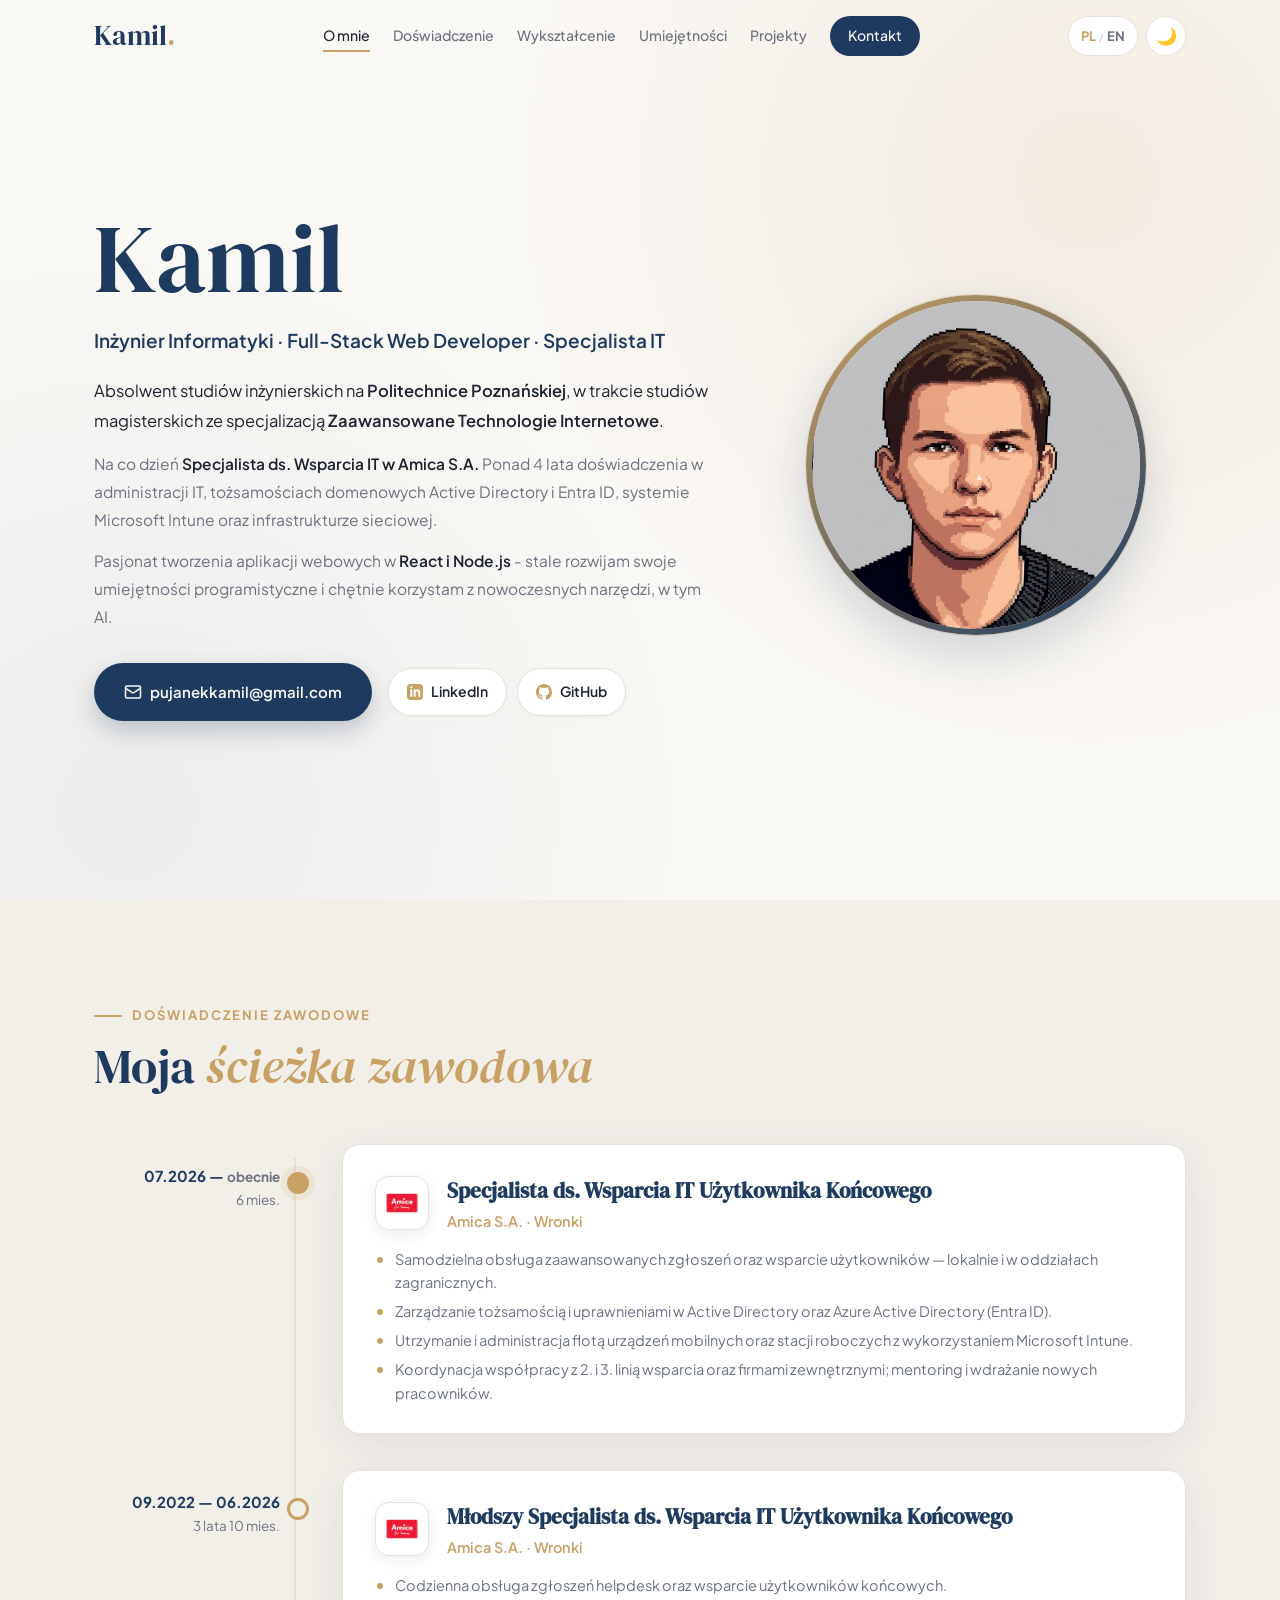
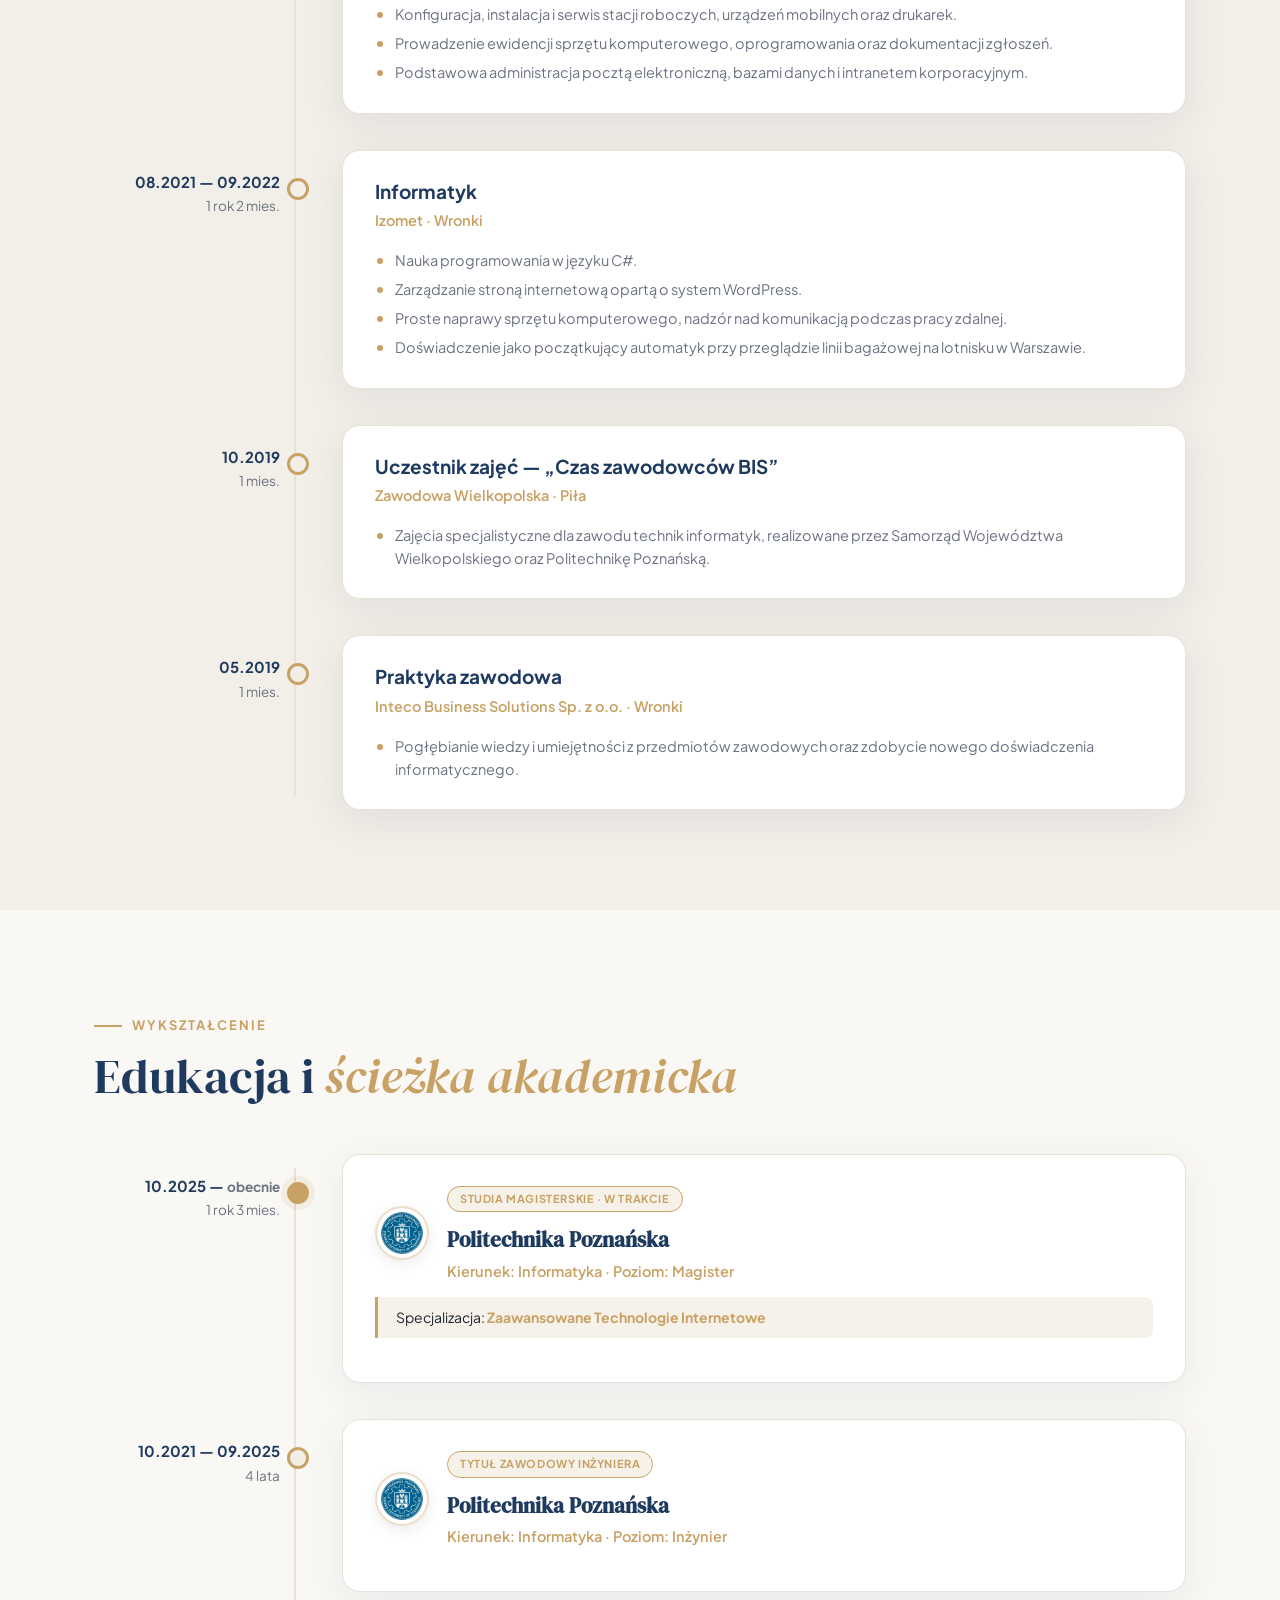
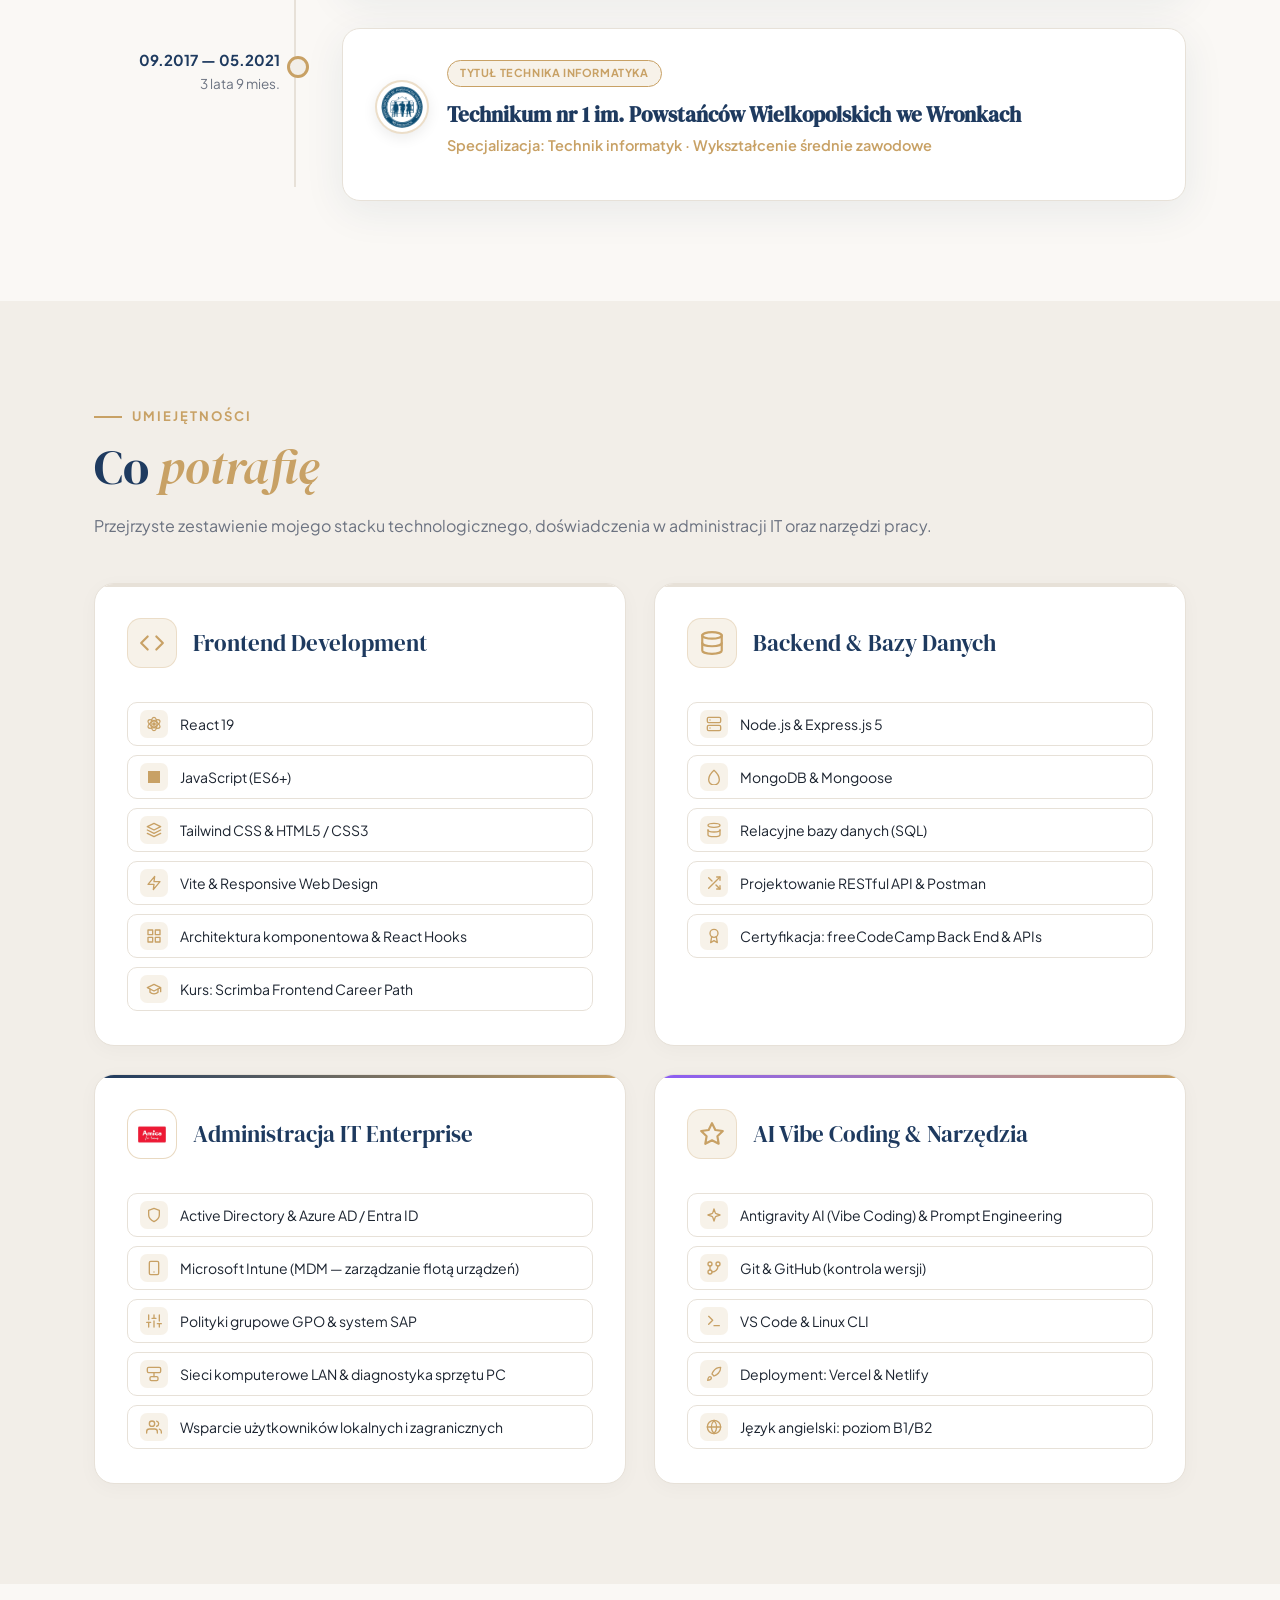
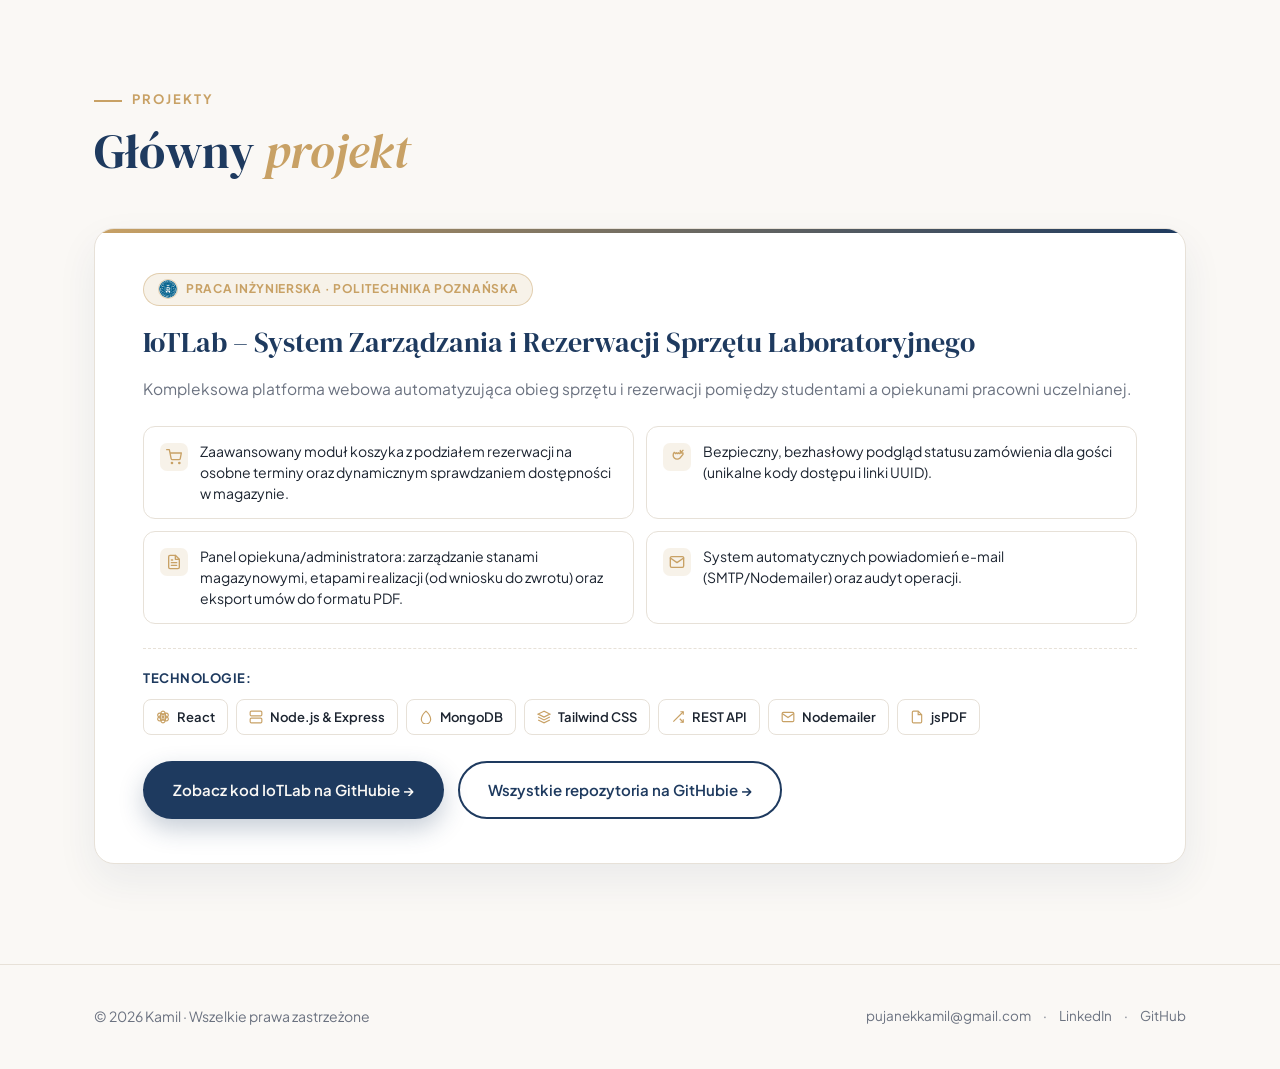
<file: index.html>
<!DOCTYPE html>
<html lang="pl">

<head>
  <meta charset="UTF-8" />
  <meta name="viewport" content="width=device-width, initial-scale=1.0" />
  <title>Kamil — CV &amp; Portfolio</title>
  <meta name="description" content="CV Kamila — inżyniera informatyki, web developera i specjalisty IT." />
  <link rel="preconnect" href="https://fonts.googleapis.com" />
  <link rel="preconnect" href="https://fonts.gstatic.com" crossorigin />
  <link
    href="https://fonts.googleapis.com/css2?family=DM+Serif+Display:ital@0;1&family=Plus+Jakarta+Sans:wght@400;500;600;700&display=swap"
    rel="stylesheet" />
  <link rel="stylesheet" href="styles.css?v=3" />
  <link rel="icon" type="image/svg+xml" href="img/favicon.svg" />
  <link rel="icon" type="image/png" sizes="32x32" href="img/favicon-32x32.png" />
  <link rel="apple-touch-icon" sizes="180x180" href="img/apple-touch-icon.png" />
</head>

<body>
  <!-- ===== Nawigacja ===== -->
  <header class="nav" id="nav">
    <div class="container nav-inner">
      <a href="#about" class="logo">Kamil<span>.</span></a>
      <nav class="links" id="links">
        <a href="#about" data-i18n="nav_about">O mnie</a>
        <a href="#experience" data-i18n="nav_experience">Doświadczenie</a>
        <a href="#education" data-i18n="nav_education">Wykształcenie</a>
        <a href="#skills" data-i18n="nav_skills">Umiejętności</a>
        <a href="#projects" data-i18n="nav_projects">Projekty</a>
        <a href="#contact" class="nav-cta" data-i18n="nav_contact">Kontakt</a>
      </nav>
      <div class="nav-actions">
        <button class="lang-btn" id="langBtn" aria-label="Zmień język / Change language">
          <span class="lang-opt active" data-lang-opt="pl">PL</span>
          <span class="lang-sep">/</span>
          <span class="lang-opt" data-lang-opt="en">EN</span>
        </button>
        <button class="icon-btn" id="themeBtn" aria-label="Zmień motyw">🌙</button>
        <button class="icon-btn menu-btn" id="menuBtn" aria-label="Menu">☰</button>
      </div>
    </div>
  </header>

  <main>
    <!-- ===== HERO & O MNIE (POŁĄCZONE) ===== -->
    <section id="about" class="hero">
      <div class="container hero-inner">
        <div class="hero-text">
          <h1>Kamil</h1>
          <p class="role" data-i18n="hero_role">Inżynier Informatyki · Full-Stack Web Developer · Specjalista IT</p>

          <div class="hero-bio">
            <p data-i18n="about_p1">
              Absolwent studiów inżynierskich na <strong>Politechnice Poznańskiej</strong>, w trakcie studiów magisterskich ze specjalizacją <strong>Zaawansowane Technologie Internetowe</strong>.
            </p>
            <p data-i18n="about_p2">
              Na co dzień <strong>Specjalista ds. Wsparcia IT w Amica S.A.</strong> Ponad 4 lata doświadczenia w administracji IT, tożsamościach domenowych Active Directory i Entra ID, systemie Microsoft Intune oraz infrastrukturze sieciowej.
            </p>
            <p data-i18n="about_p3">
              Pasjonat tworzenia aplikacji webowych w <strong>React i Node.js</strong> - stale rozwijam swoje umiejętności programistyczne i chętnie korzystam z nowoczesnych narzędzi, w tym AI.
            </p>
          </div>

          <div class="hero-actions-group" id="contact">
            <a href="mailto:pujanekkamil@gmail.com" class="btn btn-primary" aria-label="E-mail">
              <svg viewBox="0 0 24 24" width="18" height="18" fill="none" stroke="currentColor" stroke-width="2" stroke-linecap="round" stroke-linejoin="round"><rect x="2" y="4" width="20" height="16" rx="2"></rect><path d="m22 7-8.97 5.7a1.94 1.94 0 0 1-2.06 0L2 7"></path></svg>
              <span>pujanekkamil@gmail.com</span>
            </a>
            <div class="hero-socials">
              <a href="https://www.linkedin.com/in/kamil-pujanek/" target="_blank" rel="noopener" class="hero-social-btn" aria-label="LinkedIn">
                <svg viewBox="0 0 24 24" width="16" height="16" fill="currentColor"><path d="M19 0h-14c-2.761 0-5 2.239-5 5v14c0 2.761 2.239 5 5 5h14c2.762 0 5-2.239 5-5v-14c0-2.761-2.238-5-5-5zm-11 19h-3v-11h3v11zm-1.5-12.268c-.966 0-1.75-.79-1.75-1.764s.784-1.764 1.75-1.764 1.75.79 1.75 1.764-.783 1.764-1.75 1.764zm13.5 12.268h-3v-5.604c0-3.368-4-3.113-4 0v5.604h-3v-11h3v1.765c1.396-2.586 7-2.777 7 2.476v6.759z"/></svg>
                <span>LinkedIn</span>
              </a>
              <a href="https://github.com/kkamilll" target="_blank" rel="noopener" class="hero-social-btn" aria-label="GitHub @kkamilll">
                <svg viewBox="0 0 16 16" width="16" height="16" fill="currentColor"><path d="M8 0C3.58 0 0 3.58 0 8c0 3.54 2.29 6.53 5.47 7.59.4.07.55-.17.55-.38 0-.19-.01-.82-.01-1.49-2.01.37-2.53-.49-2.69-.94-.09-.23-.48-.94-.82-1.13-.28-.15-.68-.52-.01-.53.63-.01 1.08.58 1.23.82.72 1.21 1.87.87 2.33.66.07-.52.28-.87.51-1.07-1.78-.2-3.64-.89-3.64-3.95 0-.87.31-1.59.82-2.15-.08-.2-.36-1.02.08-2.12 0 0 .67-.21 2.2.82.64-.18 1.32-.27 2-.27.68 0 1.36.09 2 .27 1.53-1.04 2.2-.82 2.2-.82.44 1.1.16 1.92.08 2.12.51.56.82 1.27.82 2.15 0 3.07-1.87 3.75-3.65 3.95.29.25.54.73.54 1.48 0 1.07-.01 1.93-.01 2.2 0 .21.15.46.55.38A8.013 8.013 0 0016 8c0-4.42-3.58-8-8-8z"/></svg>
                <span>GitHub</span>
              </a>
            </div>
          </div>
        </div>

        <div class="hero-visual">
          <div class="avatar">
            <img src="img/kamil.jpg" alt="Kamil — Inżynier informatyki" width="340" height="340" loading="eager" />
          </div>
        </div>
      </div>
    </section>

    <!-- ===== DOŚWIADCZENIE ===== -->
    <section id="experience" class="section alt">
      <div class="container">
        <span class="section-label" data-i18n="exp_label">Doświadczenie zawodowe</span>
        <h2 class="section-title" data-i18n="exp_title">Moja <em>ścieżka zawodowa</em></h2>

        <div class="timeline">
          <article class="t-item">
            <div class="t-date"><b>07.2026 — <span class="pres-label" data-i18n="date_present">obecnie</span></b><span
                class="dur" data-from="2026-07" data-to="now"></span></div>
            <div class="t-card">
              <div class="exp-t-head">
                <div class="exp-logo-wrap">
                  <img src="img/amica-logo.jpg" alt="Amica S.A." class="exp-logo" width="52" height="52" loading="lazy">
                </div>
                <div>
                  <h3 data-i18n="exp_mid_role">Specjalista ds. Wsparcia IT Użytkownika Końcowego</h3>
                  <p class="company">Amica S.A. · Wronki</p>
                </div>
              </div>
              <ul>
                <li data-i18n="exp_mid_b1">Samodzielna obsługa zaawansowanych zgłoszeń oraz wsparcie użytkowników —
                  lokalnie i w oddziałach zagranicznych.</li>
                <li data-i18n="exp_mid_b2">Zarządzanie tożsamością i uprawnieniami w Active Directory oraz Azure Active
                  Directory (Entra ID).</li>
                <li data-i18n="exp_mid_b3">Utrzymanie i administracja flotą urządzeń mobilnych oraz stacji roboczych z
                  wykorzystaniem Microsoft Intune.</li>
                <li data-i18n="exp_mid_b4">Koordynacja współpracy z 2. i 3. linią wsparcia oraz firmami zewnętrznymi;
                  mentoring i wdrażanie nowych pracowników.</li>
              </ul>
            </div>
          </article>

          <article class="t-item">
            <div class="t-date"><b>09.2022 — 06.2026</b><span class="dur" data-from="2022-09" data-to="2026-06"></span>
            </div>
            <div class="t-card">
              <div class="exp-t-head">
                <div class="exp-logo-wrap">
                  <img src="img/amica-logo.jpg" alt="Amica S.A." class="exp-logo" width="52" height="52" loading="lazy">
                </div>
                <div>
                  <h3 data-i18n="exp_jr_role">Młodszy Specjalista ds. Wsparcia IT Użytkownika Końcowego</h3>
                  <p class="company">Amica S.A. · Wronki</p>
                </div>
              </div>
              <ul>
                <li data-i18n="exp_jr_b1">Codzienna obsługa zgłoszeń helpdesk oraz wsparcie użytkowników końcowych.</li>
                <li data-i18n="exp_jr_b2">Konfiguracja, instalacja i serwis stacji roboczych, urządzeń mobilnych oraz
                  drukarek.</li>
                <li data-i18n="exp_jr_b3">Prowadzenie ewidencji sprzętu komputerowego, oprogramowania oraz dokumentacji
                  zgłoszeń.</li>
                <li data-i18n="exp_jr_b4">Podstawowa administracja pocztą elektroniczną, bazami danych i intranetem
                  korporacyjnym.</li>
              </ul>
            </div>
          </article>

          <article class="t-item">
            <div class="t-date"><b>08.2021 — 09.2022</b><span class="dur" data-from="2021-08" data-to="2022-09"></span>
            </div>
            <div class="t-card">
              <h3 data-i18n="exp_izomet_role">Informatyk</h3>
              <p class="company">Izomet · Wronki</p>
              <ul>
                <li data-i18n="exp_izomet_b1">Nauka programowania w języku C#.</li>
                <li data-i18n="exp_izomet_b2">Zarządzanie stroną internetową opartą o system WordPress.</li>
                <li data-i18n="exp_izomet_b3">Proste naprawy sprzętu komputerowego, nadzór nad komunikacją podczas pracy
                  zdalnej.</li>
                <li data-i18n="exp_izomet_b4">Doświadczenie jako początkujący automatyk przy przeglądzie linii bagażowej
                  na lotnisku w Warszawie.</li>
              </ul>
            </div>
          </article>

          <article class="t-item">
            <div class="t-date"><b>10.2019</b><span class="dur-static">1 <span data-i18n="date_mo_n">mies.</span></span>
            </div>
            <div class="t-card">
              <h3 data-i18n="exp_workshop_role">Uczestnik zajęć — „Czas zawodowców BIS”</h3>
              <p class="company">Zawodowa Wielkopolska · Piła</p>
              <ul>
                <li data-i18n="exp_workshop_b1">Zajęcia specjalistyczne dla zawodu technik informatyk, realizowane przez
                  Samorząd Województwa Wielkopolskiego oraz Politechnikę Poznańską.</li>
              </ul>
            </div>
          </article>

          <article class="t-item">
            <div class="t-date"><b>05.2019</b><span class="dur-static">1 <span data-i18n="date_mo_n">mies.</span></span>
            </div>
            <div class="t-card">
              <h3 data-i18n="exp_intern_role">Praktyka zawodowa</h3>
              <p class="company">Inteco Business Solutions Sp. z o.o. · Wronki</p>
              <ul>
                <li data-i18n="exp_intern_b1">Pogłębianie wiedzy i umiejętności z przedmiotów zawodowych oraz zdobycie
                  nowego doświadczenia informatycznego.</li>
              </ul>
            </div>
          </article>
        </div>
      </div>
    </section>

    <!-- ===== WYKSZTAŁCENIE ===== -->
    <section id="education" class="section">
      <div class="container">
        <span class="section-label" data-i18n="edu_label">Wykształcenie</span>
        <h2 class="section-title" data-i18n="edu_title">Edukacja i <em>rozwój</em></h2>

        <div class="timeline edu-timeline">
          <article class="t-item">
            <div class="t-date">
              <b>10.2025 — <span class="pres-label" data-i18n="date_present">obecnie</span></b>
              <span class="dur" data-from="2025-10" data-to="now"></span>
            </div>
            <div class="t-card edu-t-card">
              <div class="edu-t-head">
                <div class="edu-logo-wrap">
                  <img src="img/put-logo.jpg" alt="Politechnika Poznańska" class="edu-logo" width="52" height="52"
                    loading="lazy">
                </div>
                <div>
                  <span class="role-badge" data-i18n="edu_msc_badge">Studia magisterskie · W trakcie</span>
                  <h3 data-i18n="edu_msc_school">Politechnika Poznańska</h3>
                  <p class="company" data-i18n="edu_msc_degree">Kierunek: Informatyka · Poziom: Magister</p>
                </div>
              </div>
              <div class="edu-spec-highlight">
                <span data-i18n="edu_msc_spec_label">Specjalizacja:</span> <strong
                  data-i18n="edu_msc_spec_val">Zaawansowane Technologie Internetowe</strong>
              </div>
            </div>
          </article>

          <article class="t-item">
            <div class="t-date">
              <b>10.2021 — 09.2025</b>
              <span class="dur" data-from="2021-10" data-to="2025-09"></span>
            </div>
            <div class="t-card edu-t-card">
              <div class="edu-t-head">
                <div class="edu-logo-wrap">
                  <img src="img/put-logo.jpg" alt="Politechnika Poznańska" class="edu-logo" width="52" height="52"
                    loading="lazy">
                </div>
                <div>
                  <span class="role-badge" data-i18n="edu_beng_badge">Tytuł zawodowy inżyniera</span>
                  <h3 data-i18n="edu_beng_school">Politechnika Poznańska</h3>
                  <p class="company" data-i18n="edu_beng_degree">Kierunek: Informatyka · Poziom: Inżynier</p>
                </div>
              </div>
            </div>
          </article>

          <article class="t-item">
            <div class="t-date">
              <b>09.2017 — 05.2021</b>
              <span class="dur" data-from="2017-09" data-to="2021-05"></span>
            </div>
            <div class="t-card edu-t-card">
              <div class="edu-t-head">
                <div class="edu-logo-wrap">
                  <img src="img/school-logo.png" alt="Technikum nr 1 we Wronkach" class="edu-logo" width="52" height="52"
                    loading="lazy">
                </div>
                <div>
                  <span class="role-badge" data-i18n="edu_tech_badge">Tytuł technika informatyka</span>
                  <h3 data-i18n="edu_tech_school">Technikum nr 1 im. Powstańców Wielkopolskich we Wronkach</h3>
                  <p class="company" data-i18n="edu_tech_degree">Specjalizacja: Technik informatyk · Wykształcenie
                    średnie zawodowe</p>
                </div>
              </div>
            </div>
          </article>
        </div>
      </div>
    </section>

    <!-- ===== UMIEJĘTNOŚCI ===== -->
    <section id="skills" class="section alt">
      <div class="container">
        <div class="skills-intro">
          <span class="section-label" data-i18n="skills_label">Umiejętności</span>
          <h2 class="section-title" data-i18n="skills_title">Co <em>potrafię</em></h2>
          <p class="skills-lead muted" data-i18n="sk_banner_desc">
            Przejrzyste zestawienie mojego stacku technologicznego, doświadczenia w administracji IT oraz narzędzi pracy.
          </p>
        </div>

        <div class="skills-matrix-grid">
          <!-- 1. Frontend -->
          <div class="sm-card">
            <div class="sm-header">
              <div class="sm-icon-wrap">
                <svg viewBox="0 0 24 24" fill="none" stroke="currentColor" stroke-width="2" stroke-linecap="round" stroke-linejoin="round"><polyline points="16 18 22 12 16 6"></polyline><polyline points="8 6 2 12 8 18"></polyline></svg>
              </div>
              <div class="sm-title-box">
                <h3 data-i18n="sk_f_front_title">Frontend Development</h3>
              </div>
            </div>
            <ul class="skills-dash-list">
              <li>
                <span class="sk-ico"><svg viewBox="0 0 24 24" fill="none" stroke="currentColor" stroke-width="2"><ellipse cx="12" cy="12" rx="10" ry="4.5" transform="rotate(30 12 12)"></ellipse><ellipse cx="12" cy="12" rx="10" ry="4.5" transform="rotate(90 12 12)"></ellipse><ellipse cx="12" cy="12" rx="10" ry="4.5" transform="rotate(150 12 12)"></ellipse><circle cx="12" cy="12" r="1.8" fill="currentColor"></circle></svg></span>
                <span data-i18n="sk_front_li1">React 19</span>
              </li>
              <li>
                <span class="sk-ico"><svg width="16" height="16" viewBox="0 0 24 24" fill="currentColor"><path d="M3 3h18v18H3V3zm11.2 12.3c.5.8 1.2 1.3 2.1 1.3 1 0 1.6-.5 1.6-1.2 0-.8-.6-1.1-1.7-1.6l-.6-.3c-1.7-.7-2.8-1.6-2.8-3.5 0-1.7 1.3-3.1 3.4-3.1 1.5 0 2.5.5 3.2 1.8l-1.6 1c-.4-.7-.8-1-1.6-1-.8 0-1.3.5-1.3 1.1 0 .7.5 1 1.5 1.5l.6.3c2 .9 3 1.8 3 3.7 0 2.1-1.6 3.3-3.8 3.3-2.1 0-3.3-1-3.9-2.2l1.6-1.1zm-6.8.2c.3.5.6.9 1.2.9.6 0 1-.3 1-1.2V7.1h2.2v8.2c0 2-1.2 3-3 3-1.6 0-2.6-.8-3.1-2l1.7-1z"/></svg></span>
                <span data-i18n="sk_front_li2">JavaScript (ES6+)</span>
              </li>
              <li>
                <span class="sk-ico"><svg viewBox="0 0 24 24" fill="none" stroke="currentColor" stroke-width="2" stroke-linecap="round" stroke-linejoin="round"><path d="M12 2L2 7l10 5 10-5-10-5z"></path><path d="M2 17l10 5 10-5"></path><path d="M2 12l10 5 10-5"></path></svg></span>
                <span data-i18n="sk_front_li3">Tailwind CSS &amp; HTML5 / CSS3</span>
              </li>
              <li>
                <span class="sk-ico"><svg viewBox="0 0 24 24" fill="none" stroke="currentColor" stroke-width="2" stroke-linecap="round" stroke-linejoin="round"><polygon points="13 2 3 14 12 14 11 22 21 10 12 10 13 2"></polygon></svg></span>
                <span data-i18n="sk_front_li4">Vite &amp; Responsive Web Design</span>
              </li>
              <li>
                <span class="sk-ico"><svg viewBox="0 0 24 24" fill="none" stroke="currentColor" stroke-width="2" stroke-linecap="round" stroke-linejoin="round"><rect x="3" y="3" width="7" height="7"></rect><rect x="14" y="3" width="7" height="7"></rect><rect x="14" y="14" width="7" height="7"></rect><rect x="3" y="14" width="7" height="7"></rect></svg></span>
                <span data-i18n="sk_front_li5">Architektura komponentowa &amp; React Hooks</span>
              </li>
              <li>
                <span class="sk-ico"><svg viewBox="0 0 24 24" fill="none" stroke="currentColor" stroke-width="2" stroke-linecap="round" stroke-linejoin="round"><path d="M22 10v6M2 10l10-5 10 5-10 5z"></path><path d="M6 12v5c3 3 9 3 12 0v-5"></path></svg></span>
                <span data-i18n="sk_front_li6">Kurs: Scrimba Frontend Career Path</span>
              </li>
            </ul>
          </div>

          <!-- 2. Backend & Bazy Danych -->
          <div class="sm-card">
            <div class="sm-header">
              <div class="sm-icon-wrap">
                <svg viewBox="0 0 24 24" fill="none" stroke="currentColor" stroke-width="2" stroke-linecap="round" stroke-linejoin="round"><ellipse cx="12" cy="5" rx="9" ry="3"></ellipse><path d="M21 12c0 1.66-4 3-9 3s-9-1.34-9-3"></path><path d="M3 5v14c0 1.66 4 3 9 3s9-1.34 9-3V5"></path></svg>
              </div>
              <div class="sm-title-box">
                <h3 data-i18n="sk_f_back_title">Backend &amp; Bazy Danych</h3>
              </div>
            </div>
            <ul class="skills-dash-list">
              <li>
                <span class="sk-ico"><svg viewBox="0 0 24 24" fill="none" stroke="currentColor" stroke-width="2" stroke-linecap="round" stroke-linejoin="round"><rect x="2" y="2" width="20" height="8" rx="2" ry="2"></rect><rect x="2" y="14" width="20" height="8" rx="2" ry="2"></rect><line x1="6" y1="6" x2="6.01" y2="6"></line><line x1="6" y1="18" x2="6.01" y2="18"></line></svg></span>
                <span data-i18n="sk_back_li1">Node.js &amp; Express.js 5</span>
              </li>
              <li>
                <span class="sk-ico"><svg viewBox="0 0 24 24" fill="none" stroke="currentColor" stroke-width="2" stroke-linecap="round" stroke-linejoin="round"><path d="M12 2C6.5 7 4 12 4 16a8 8 0 0 0 16 0c0-4-2.5-9-8-14z"></path></svg></span>
                <span data-i18n="sk_back_li2">MongoDB &amp; Mongoose</span>
              </li>
              <li>
                <span class="sk-ico"><svg viewBox="0 0 24 24" fill="none" stroke="currentColor" stroke-width="2" stroke-linecap="round" stroke-linejoin="round"><ellipse cx="12" cy="5" rx="9" ry="3"></ellipse><path d="M21 12c0 1.66-4 3-9 3s-9-1.34-9-3"></path><path d="M3 12v7c0 1.66 4 3 9 3s9-1.34 9-3v-7"></path></svg></span>
                <span data-i18n="sk_back_li3">Relacyjne bazy danych (SQL)</span>
              </li>
              <li>
                <span class="sk-ico"><svg viewBox="0 0 24 24" fill="none" stroke="currentColor" stroke-width="2" stroke-linecap="round" stroke-linejoin="round"><polyline points="16 3 21 3 21 8"></polyline><line x1="4" y1="20" x2="21" y2="3"></line><polyline points="21 16 21 21 16 21"></polyline><line x1="15" y1="15" x2="21" y2="21"></line><line x1="4" y1="4" x2="9" y2="9"></line></svg></span>
                <span data-i18n="sk_back_li4">Projektowanie RESTful API &amp; Postman</span>
              </li>
              <li>
                <span class="sk-ico"><svg viewBox="0 0 24 24" fill="none" stroke="currentColor" stroke-width="2" stroke-linecap="round" stroke-linejoin="round"><circle cx="12" cy="8" r="6"></circle><path d="M15.477 12.89L17 22l-5-3-5 3 1.523-9.11"></path></svg></span>
                <span data-i18n="sk_back_li5">Certyfikacja: freeCodeCamp Back End &amp; APIs</span>
              </li>
            </ul>
          </div>

          <!-- 3. Administracja IT Enterprise -->
          <div class="sm-card featured-enterprise">
            <div class="sm-header">
              <div class="sm-icon-wrap sm-icon-brand">
                <img src="img/amica-logo.jpg" alt="Amica S.A." class="sm-brand-img" width="38" height="22">
              </div>
              <div class="sm-title-box">
                <h3 data-i18n="sk_f_it_title">Administracja IT Enterprise</h3>
              </div>
            </div>
            <ul class="skills-dash-list">
              <li>
                <span class="sk-ico"><svg viewBox="0 0 24 24" fill="none" stroke="currentColor" stroke-width="2" stroke-linecap="round" stroke-linejoin="round"><path d="M12 22s8-4 8-10V5l-8-3-8 3v7c0 6 8 10 8 10z"></path></svg></span>
                <span data-i18n="sk_it_li1">Active Directory &amp; Azure AD / Entra ID</span>
              </li>
              <li>
                <span class="sk-ico"><svg viewBox="0 0 24 24" fill="none" stroke="currentColor" stroke-width="2" stroke-linecap="round" stroke-linejoin="round"><rect x="5" y="2" width="14" height="20" rx="2" ry="2"></rect><line x1="12" y1="18" x2="12.01" y2="18"></line></svg></span>
                <span data-i18n="sk_it_li2">Microsoft Intune (MDM — zarządzanie flotą urządzeń)</span>
              </li>
              <li>
                <span class="sk-ico"><svg viewBox="0 0 24 24" fill="none" stroke="currentColor" stroke-width="2" stroke-linecap="round" stroke-linejoin="round"><line x1="4" y1="21" x2="4" y2="14"></line><line x1="4" y1="10" x2="4" y2="3"></line><line x1="12" y1="21" x2="12" y2="12"></line><line x1="12" y1="8" x2="12" y2="3"></line><line x1="20" y1="21" x2="20" y2="16"></line><line x1="20" y1="12" x2="20" y2="3"></line><line x1="1" y1="14" x2="7" y2="14"></line><line x1="9" y1="8" x2="15" y2="8"></line><line x1="17" y1="16" x2="23" y2="16"></line></svg></span>
                <span data-i18n="sk_it_li3">Polityki grupowe GPO &amp; system SAP</span>
              </li>
              <li>
                <span class="sk-ico"><svg viewBox="0 0 24 24" fill="none" stroke="currentColor" stroke-width="2" stroke-linecap="round" stroke-linejoin="round"><rect x="2" y="2" width="20" height="8" rx="2" ry="2"></rect><rect x="6" y="16" width="12" height="6" rx="2"></rect><line x1="12" y1="10" x2="12" y2="16"></line></svg></span>
                <span data-i18n="sk_it_li4">Sieci komputerowe LAN &amp; diagnostyka sprzętu PC</span>
              </li>
              <li>
                <span class="sk-ico"><svg viewBox="0 0 24 24" fill="none" stroke="currentColor" stroke-width="2" stroke-linecap="round" stroke-linejoin="round"><path d="M17 21v-2a4 4 0 0 0-4-4H5a4 4 0 0 0-4 4v2"></path><circle cx="9" cy="7" r="4"></circle><path d="M23 21v-2a4 4 0 0 0-3-3.87"></path><path d="M16 3.13a4 4 0 0 1 0 7.75"></path></svg></span>
                <span data-i18n="sk_it_li5">Wsparcie użytkowników lokalnych i zagranicznych</span>
              </li>
            </ul>
          </div>

          <!-- 4. AI & Warsztat Pracy -->
          <div class="sm-card featured-ai">
            <div class="sm-header">
              <div class="sm-icon-wrap">
                <svg viewBox="0 0 24 24" fill="none" stroke="currentColor" stroke-width="2" stroke-linecap="round" stroke-linejoin="round"><path d="M12 2l3.09 6.26L22 9.27l-5 4.87 1.18 6.88L12 17.77l-6.18 3.25L7 14.14 2 9.27l6.91-1.01L12 2z"></path></svg>
              </div>
              <div class="sm-title-box">
                <h3 data-i18n="sk_f_ai_title">AI Vibe Coding &amp; Narzędzia</h3>
              </div>
            </div>
            <ul class="skills-dash-list">
              <li>
                <span class="sk-ico"><svg viewBox="0 0 24 24" fill="none" stroke="currentColor" stroke-width="2" stroke-linecap="round" stroke-linejoin="round"><path d="m12 3-1.9 5.8a2 2 0 0 1-1.3 1.3L3 12l5.8 1.9a2 2 0 0 1 1.3 1.3L12 21l1.9-5.8a2 2 0 0 1 1.3-1.3L21 12l-5.8-1.9a2 2 0 0 1-1.3-1.3Z"></path></svg></span>
                <span data-i18n="sk_ai_li1">Antigravity AI (Vibe Coding) &amp; Prompt Engineering</span>
              </li>
              <li>
                <span class="sk-ico"><svg viewBox="0 0 24 24" fill="none" stroke="currentColor" stroke-width="2" stroke-linecap="round" stroke-linejoin="round"><circle cx="6" cy="18" r="3"></circle><circle cx="6" cy="6" r="3"></circle><circle cx="18" cy="6" r="3"></circle><line x1="6" y1="9" x2="6" y2="15"></line><path d="M18 9a9 9 0 0 1-9 9"></path></svg></span>
                <span data-i18n="sk_ai_li2">Git &amp; GitHub (kontrola wersji)</span>
              </li>
              <li>
                <span class="sk-ico"><svg viewBox="0 0 24 24" fill="none" stroke="currentColor" stroke-width="2" stroke-linecap="round" stroke-linejoin="round"><polyline points="4 17 10 11 4 5"></polyline><line x1="12" y1="19" x2="20" y2="19"></line></svg></span>
                <span data-i18n="sk_ai_li3">VS Code &amp; Linux CLI</span>
              </li>
              <li>
                <span class="sk-ico"><svg viewBox="0 0 24 24" fill="none" stroke="currentColor" stroke-width="2" stroke-linecap="round" stroke-linejoin="round"><path d="M4.5 16.5c-1.5 1.26-2 5-2 5s3.74-.5 5-2c.71-.84.7-2.13-.09-2.91a2.18 2.18 0 0 0-2.91-.09z"></path><path d="m12 15-3-3a22 22 0 0 1 2-3.95A12.88 12.88 0 0 1 22 2c0 2.72-.78 7.5-6 11a22.35 22.35 0 0 1-4 2z"></path></svg></span>
                <span data-i18n="sk_ai_li4">Deployment: Vercel &amp; Netlify</span>
              </li>
              <li>
                <span class="sk-ico"><svg viewBox="0 0 24 24" fill="none" stroke="currentColor" stroke-width="2" stroke-linecap="round" stroke-linejoin="round"><circle cx="12" cy="12" r="10"></circle><line x1="2" y1="12" x2="22" y2="12"></line><path d="M12 2a15.3 15.3 0 0 1 4 10 15.3 15.3 0 0 1-4 10 15.3 15.3 0 0 1-4-10 15.3 15.3 0 0 1 4-10z"></path></svg></span>
                <span data-i18n="sk_ai_li5">Język angielski: poziom B1/B2</span>
              </li>
            </ul>
          </div>
        </div>
      </div>
    </section>

    <!-- ===== PROJEKTY ===== -->
    <section id="projects" class="section">
      <div class="container">
        <div class="projects-header">
          <span class="section-label" data-i18n="projects_label">Projekty</span>
          <h2 class="section-title" data-i18n="projects_title">Główny <em>projekt</em></h2>
        </div>

        <!-- Featured Flagship Showcase: IoTLab -->
        <div class="project-showcase">
          <div class="ps-meta-bar">
            <span class="ps-univ-tag">
              <img src="img/put-logo.jpg" alt="Politechnika Poznańska" class="ps-put-logo" width="22" height="22">
              <span data-i18n="iotlab_badge">Praca Inżynierska · Politechnika Poznańska</span>
            </span>
          </div>

          <h3 class="ps-title" data-i18n="iotlab_title">IoTLab – System Zarządzania i Rezerwacji Sprzętu Laboratoryjnego</h3>
          
          <p class="ps-description" data-i18n="iotlab_desc">
            Kompleksowa platforma webowa automatyzująca obieg sprzętu i rezerwacji pomiędzy studentami a opiekunami pracowni uczelnianej.
          </p>

          <ul class="proj-feature-list">
            <li>
              <span class="sk-ico"><svg viewBox="0 0 24 24" fill="none" stroke="currentColor" stroke-width="2" stroke-linecap="round" stroke-linejoin="round"><circle cx="9" cy="21" r="1"></circle><circle cx="20" cy="21" r="1"></circle><path d="M1 1h4l2.68 13.39a2 2 0 0 0 2 1.61h9.72a2 2 0 0 0 2-1.61L23 6H6"></path></svg></span>
              <span data-i18n="iotlab_f1">Zaawansowany moduł koszyka z podziałem rezerwacji na osobne terminy oraz dynamicznym sprawdzaniem dostępności w magazynie.</span>
            </li>
            <li>
              <span class="sk-ico"><svg viewBox="0 0 24 24" fill="none" stroke="currentColor" stroke-width="2" stroke-linecap="round" stroke-linejoin="round"><path d="M21 2l-2 2m-1.5 1.5L16 7l-1.5-1.5L13 7l-1.5-1.5L10 7l-2-2a6 6 0 1 0 8.49 8.49L21 8v-2h-2v-2h-2V2z"></path></svg></span>
              <span data-i18n="iotlab_f2">Bezpieczny, bezhasłowy podgląd statusu zamówienia dla gości (unikalne kody dostępu i linki UUID).</span>
            </li>
            <li>
              <span class="sk-ico"><svg viewBox="0 0 24 24" fill="none" stroke="currentColor" stroke-width="2" stroke-linecap="round" stroke-linejoin="round"><path d="M14 2H6a2 2 0 0 0-2 2v16a2 2 0 0 0 2 2h12a2 2 0 0 0 2-2V8z"></path><polyline points="14 2 14 8 20 8"></polyline><line x1="16" y1="13" x2="8" y2="13"></line><line x1="16" y1="17" x2="8" y2="17"></line><polyline points="10 9 9 9 8 9"></polyline></svg></span>
              <span data-i18n="iotlab_f3">Panel opiekuna/administratora: zarządzanie stanami magazynowymi, etapami realizacji (od wniosku do zwrotu) oraz eksport umów do formatu PDF.</span>
            </li>
            <li>
              <span class="sk-ico"><svg viewBox="0 0 24 24" fill="none" stroke="currentColor" stroke-width="2" stroke-linecap="round" stroke-linejoin="round"><path d="M4 4h16c1.1 0 2 .9 2 2v12c0 1.1-.9 2-2 2H4c-1.1 0-2-.9-2-2V6c0-1.1.9-2 2-2z"></path><polyline points="22,6 12,13 2,6"></polyline></svg></span>
              <span data-i18n="iotlab_f4">System automatycznych powiadomień e-mail (SMTP/Nodemailer) oraz audyt operacji.</span>
            </li>
          </ul>

          <div class="proj-tech-wrap">
            <span class="proj-tech-label" data-i18n="iotlab_tech_label">Technologie stacku:</span>
            <div class="proj-tech-pills">
              <span class="tech-pill"><svg viewBox="0 0 24 24" fill="none" stroke="currentColor" stroke-width="2"><ellipse cx="12" cy="12" rx="10" ry="4.5" transform="rotate(30 12 12)"></ellipse><ellipse cx="12" cy="12" rx="10" ry="4.5" transform="rotate(90 12 12)"></ellipse><ellipse cx="12" cy="12" rx="10" ry="4.5" transform="rotate(150 12 12)"></ellipse><circle cx="12" cy="12" r="1.8" fill="currentColor"></circle></svg> React</span>
              <span class="tech-pill"><svg viewBox="0 0 24 24" fill="none" stroke="currentColor" stroke-width="2"><rect x="2" y="2" width="20" height="8" rx="2" ry="2"></rect><rect x="2" y="14" width="20" height="8" rx="2" ry="2"></rect><line x1="6" y1="6" x2="6.01" y2="6"></line><line x1="6" y1="18" x2="6.01" y2="18"></line></svg> Node.js &amp; Express</span>
              <span class="tech-pill"><svg viewBox="0 0 24 24" fill="none" stroke="currentColor" stroke-width="2"><path d="M12 2C6.5 7 4 12 4 16a8 8 0 0 0 16 0c0-4-2.5-9-8-14z"></path></svg> MongoDB</span>
              <span class="tech-pill"><svg viewBox="0 0 24 24" fill="none" stroke="currentColor" stroke-width="2"><path d="M12 2L2 7l10 5 10-5-10-5z"></path><path d="M2 17l10 5 10-5"></path><path d="M2 12l10 5 10-5"></path></svg> Tailwind CSS</span>
              <span class="tech-pill"><svg viewBox="0 0 24 24" fill="none" stroke="currentColor" stroke-width="2"><polyline points="16 3 21 3 21 8"></polyline><line x1="4" y1="20" x2="21" y2="3"></line><polyline points="21 16 21 21 16 21"></polyline><line x1="15" y1="15" x2="21" y2="21"></line></svg> REST API</span>
              <span class="tech-pill"><svg viewBox="0 0 24 24" fill="none" stroke="currentColor" stroke-width="2"><path d="M4 4h16c1.1 0 2 .9 2 2v12c0 1.1-.9 2-2 2H4c-1.1 0-2-.9-2-2V6c0-1.1.9-2 2-2z"></path><polyline points="22,6 12,13 2,6"></polyline></svg> Nodemailer</span>
              <span class="tech-pill"><svg viewBox="0 0 24 24" fill="none" stroke="currentColor" stroke-width="2"><path d="M14 2H6a2 2 0 0 0-2 2v16a2 2 0 0 0 2 2h12a2 2 0 0 0 2-2V8z"></path><polyline points="14 2 14 8 20 8"></polyline></svg> jsPDF</span>
            </div>
          </div>

          <div class="ps-actions">
            <a href="https://github.com/kkamilll/IoTLab" target="_blank" rel="noopener" class="btn btn-primary" data-i18n="iotlab_btn_code">
              <svg viewBox="0 0 16 16" width="18" height="18" fill="currentColor"><path d="M8 0C3.58 0 0 3.58 0 8c0 3.54 2.29 6.53 5.47 7.59.4.07.55-.17.55-.38 0-.19-.01-.82-.01-1.49-2.01.37-2.53-.49-2.69-.94-.09-.23-.48-.94-.82-1.13-.28-.15-.68-.52-.01-.53.63-.01 1.08.58 1.23.82.72 1.21 1.87.87 2.33.66.07-.52.28-.87.51-1.07-1.78-.2-3.64-.89-3.64-3.95 0-.87.31-1.59.82-2.15-.08-.2-.36-1.02.08-2.12 0 0 .67-.21 2.2.82.64-.18 1.32-.27 2-.27.68 0 1.36.09 2 .27 1.53-1.04 2.2-.82 2.2-.82.44 1.1.16 1.92.08 2.12.51.56.82 1.27.82 2.15 0 3.07-1.87 3.75-3.65 3.95.29.25.54.73.54 1.48 0 1.07-.01 1.93-.01 2.2 0 .21.15.46.55.38A8.013 8.013 0 0016 8c0-4.42-3.58-8-8-8z"/></svg>
              Zobacz kod IoTLab na GitHubie →
            </a>
            <a href="https://github.com/kkamilll?tab=repositories" target="_blank" rel="noopener" class="btn btn-outline" data-i18n="projects_all_btn">
              Wszystkie repozytoria na GitHubie →
            </a>
          </div>
        </div>
      </div>
    </section>

  </main>

  <footer class="footer">
    <div class="container footer-inner">
      <div>© <span id="year"></span> Kamil · <span data-i18n="footer_text">Wszelkie prawa zastrzeżone</span></div>
      <div class="footer-links">
        <a href="mailto:pujanekkamil@gmail.com">pujanekkamil@gmail.com</a>
        <span>·</span>
        <a href="https://www.linkedin.com/in/kamil-pujanek/" target="_blank" rel="noopener">LinkedIn</a>
        <span>·</span>
        <a href="https://github.com/kkamilll" target="_blank" rel="noopener">GitHub</a>
      </div>
    </div>
  </footer>

  <script src="translations.js"></script>
  <script src="script.js"></script>
</body>

</html>
</file>
<file: styles.css>
:root {
  --bg: #faf8f5;
  --bg-alt: #f2eee8;
  --card: #ffffff;
  --text: #1c2430;
  --muted: #6b7280;
  --line: #e7e1d8;
  --primary: #1e3a5f;
  --accent: #c8a165;
  --accent-soft: rgba(200, 161, 101, .14);
  --shadow: 0 10px 40px rgba(30, 58, 95, .08);
  --serif: "DM Serif Display", Georgia, serif;
  --sans: "Plus Jakarta Sans", system-ui, sans-serif;
  --radius: 18px;
  --radius-lg: 22px;
}
[data-theme="dark"] {
  --bg: #12161d;
  --bg-alt: #171c25;
  --card: #1d2330;
  --text: #ecebe8;
  --muted: #9aa3b2;
  --line: #2a3140;
  --primary: #8fb3e0;
  --accent: #d9b57c;
  --accent-soft: rgba(217, 181, 124, .12);
  --shadow: 0 10px 40px rgba(0, 0, 0, .35);
}

* { box-sizing: border-box; margin: 0; padding: 0; }
html { scroll-behavior: smooth; scroll-padding-top: 80px; }
body { background: var(--bg); color: var(--text); font-family: var(--sans); line-height: 1.7; transition: background .3s, color .3s; overflow-x: hidden; }
a { color: inherit; text-decoration: none; }
em { font-style: italic; color: var(--accent); }
.container { max-width: 1140px; margin: 0 auto; padding: 0 24px; }
.muted { color: var(--muted); }
.center { display: flex; justify-content: center; gap: 14px; flex-wrap: wrap; margin-top: 36px; }

/* ===== Nav ===== */
.nav { position: fixed; inset: 0 0 auto; z-index: 50; transition: .3s; }
.nav.scrolled { background: color-mix(in srgb, var(--bg) 90%, transparent); backdrop-filter: blur(14px); -webkit-backdrop-filter: blur(14px); box-shadow: 0 1px 0 var(--line); }
.nav-inner { display: flex; align-items: center; justify-content: space-between; height: 72px; gap: 16px; }
.logo { font-family: var(--serif); font-size: 28px; color: var(--primary); white-space: nowrap; flex-shrink: 0; }
.logo span { color: var(--accent); }
.links { display: flex; align-items: center; gap: clamp(14px, 1.8vw, 28px); }
.links a { font-size: clamp(13.5px, 1.1vw, 15px); font-weight: 500; color: var(--muted); position: relative; transition: color .2s; white-space: nowrap; }
.links a:not(.nav-cta)::after { content: ""; position: absolute; left: 0; bottom: -4px; width: 0; height: 2px; background: var(--accent); transition: width .25s; }
.links a:hover, .links a.active { color: var(--text); }
.links a:hover::after, .links a.active::after { width: 100%; }
.nav-cta { background: var(--primary); color: var(--bg) !important; padding: 8px 18px; border-radius: 30px; font-weight: 600; white-space: nowrap; }
.nav-actions { display: flex; align-items: center; gap: 8px; flex-shrink: 0; }
.lang-btn { display: inline-flex; align-items: center; gap: 3px; height: 40px; padding: 0 12px; border-radius: 30px; border: 1px solid var(--line); background: var(--card); color: var(--muted); font-family: var(--sans); font-size: 13px; font-weight: 700; cursor: pointer; transition: .2s; }
.lang-btn:hover { border-color: var(--accent); }
.lang-opt { transition: color .2s; }
.lang-opt.active { color: var(--accent); }
.lang-sep { opacity: .4; font-weight: 400; font-size: 11px; }
.icon-btn { width: 40px; height: 40px; border-radius: 50%; border: 1px solid var(--line); background: var(--card); cursor: pointer; font-size: 17px; color: var(--text); display: grid; place-items: center; transition: .2s; }
.icon-btn:hover { border-color: var(--accent); }
.menu-btn { display: none; }

/* ===== Buttons ===== */
.btn { display: inline-flex; align-items: center; gap: 8px; padding: 14px 28px; border-radius: 40px; font-weight: 600; font-size: 15px; font-family: inherit; cursor: pointer; border: 2px solid transparent; transition: .25s; }
.btn:hover { transform: translateY(-2px); }
.btn-primary { background: var(--primary); color: var(--bg); box-shadow: 0 10px 25px rgba(30, 58, 95, .25); }
.btn-outline { border-color: var(--primary); color: var(--primary); background: transparent; }
.btn-outline:hover { background: var(--primary); color: var(--bg); }
.btn-light { background: #fff; color: #1e3a5f; }
.btn-ghost-light { background: transparent; border-color: rgba(255,255,255,.5); color: #fff; }
.btn-ghost-light:hover { background: rgba(255,255,255,.1); }

/* ===== Hero & O mnie (Połączone) ===== */
.hero { min-height: 100vh; display: flex; align-items: center; padding: 120px 0 90px; position: relative;
  background: radial-gradient(circle at 85% 20%, var(--accent-soft), transparent 45%), radial-gradient(circle at 10% 90%, rgba(30,58,95,.06), transparent 40%); }
.hero-inner { display: grid; grid-template-columns: 1.25fr 0.85fr; gap: 56px; align-items: center; }
.hero-badge-wrap {
  display: inline-flex;
  align-items: center;
  gap: 10px;
  background: var(--card);
  border: 1px solid var(--line);
  padding: 6px 16px;
  border-radius: 30px;
  box-shadow: 0 2px 10px rgba(0, 0, 0, 0.03);
  margin-bottom: 16px;
}
.hero-status-dot {
  width: 8px;
  height: 8px;
  border-radius: 50%;
  background: #22c55e;
  box-shadow: 0 0 0 3px rgba(34, 197, 94, 0.25);
  animation: ping 2.5s infinite;
}
.hero-status-text {
  font-size: 13px;
  font-weight: 700;
  text-transform: uppercase;
  letter-spacing: 1px;
  color: var(--accent);
}
.hero h1 { font-family: var(--serif); font-weight: 400; font-size: clamp(54px, 8.5vw, 96px); line-height: 1.05; color: var(--primary); margin-bottom: 4px; }
.role { font-size: clamp(16px, 2vw, 19px); font-weight: 600; margin: 14px 0 20px; color: var(--primary); }

.hero-bio { display: flex; flex-direction: column; gap: 14px; max-width: 620px; }
.hero-bio p { color: var(--muted); font-size: 15.5px; line-height: 1.8; margin: 0; }
.hero-bio p:first-of-type { color: var(--text); font-size: 16.5px; }
.hero-bio strong { color: var(--text); font-weight: 600; }
.hero-bio em { color: var(--accent); font-style: italic; }

.hero-actions-group {
  display: flex;
  align-items: center;
  gap: 16px;
  flex-wrap: wrap;
  margin-top: 32px;
}
.hero-actions-group .cta { margin-top: 0; }
.hero-socials {
  display: flex;
  align-items: center;
  gap: 10px;
  flex-wrap: wrap;
}
.hero-social-btn {
  display: inline-flex;
  align-items: center;
  gap: 8px;
  padding: 11px 18px;
  border-radius: 30px;
  background: var(--card);
  border: 1px solid var(--line);
  color: var(--text);
  font-size: 14px;
  font-weight: 600;
  text-decoration: none;
  transition: all .25s ease;
  box-shadow: 0 2px 8px rgba(0,0,0,.03);
}
.hero-social-btn svg {
  color: var(--accent);
  transition: transform .25s ease;
}
.hero-social-btn:hover {
  transform: translateY(-2px);
  border-color: var(--accent);
  color: var(--primary);
  box-shadow: 0 6px 16px rgba(200, 161, 101, .15);
}
.hero-social-btn:hover svg {
  transform: scale(1.15);
}

.hero-visual {
  position: relative;
  display: flex;
  justify-content: center;
  align-items: center;
}
.avatar {
  width: min(340px, 80vw);
  aspect-ratio: 1;
  border-radius: 50%;
  padding: 6px;
  background: linear-gradient(145deg, var(--accent), var(--primary));
  box-shadow: 0 20px 50px rgba(30, 58, 95, .18), 0 0 0 1px rgba(200, 161, 101, .25);
  position: relative;
  overflow: hidden;
  transition: transform .35s ease, box-shadow .35s ease;
}
.avatar:hover {
  transform: scale(1.02);
  box-shadow: 0 26px 60px rgba(30, 58, 95, .24), 0 0 0 2px var(--accent);
}
.avatar img {
  width: 100%;
  height: 100%;
  border-radius: 50%;
  object-fit: cover;
  object-position: center 20%;
  display: block;
  background: var(--card);
}
@keyframes ping { 70% { box-shadow: 0 0 0 10px rgba(34,197,94,0); } 100% { box-shadow: 0 0 0 0 rgba(34,197,94,0); } }

/* ===== Sections ===== */
.section { padding: 100px 0; position: relative; }
.section.alt { background: var(--bg-alt); }
.section-label { display: inline-block; font-size: 13px; font-weight: 700; text-transform: uppercase; letter-spacing: 2px; color: var(--accent); margin-bottom: 12px; }
.section-label::before { content: ""; display: inline-block; width: 28px; height: 2px; background: var(--accent); vertical-align: middle; margin-right: 10px; }
.section-title { font-family: var(--serif); font-weight: 400; font-size: clamp(34px, 4.5vw, 48px); line-height: 1.2; color: var(--primary); margin-bottom: 48px; }

/* ===== Timeline (Doświadczenie & Edukacja) ===== */
.timeline { position: relative; margin-top: 10px; }
.timeline::before { content: ""; position: absolute; left: 200px; top: 14px; bottom: 14px; width: 2px; background: var(--line); }
.t-item { display: grid; grid-template-columns: 200px 1fr; gap: 48px; margin-bottom: 36px; position: relative; }
.t-item:last-child { margin-bottom: 0; }
.t-item::before { content: ""; position: absolute; left: 193px; top: 28px; width: 16px; height: 16px; border-radius: 50%; background: var(--bg-alt); border: 3px solid var(--accent); z-index: 1; }
.t-item:first-child::before { background: var(--accent); box-shadow: 0 0 0 6px var(--accent-soft); }
.t-date { text-align: right; padding: 22px 14px 0 0; display: flex; flex-direction: column; gap: 4px; }
.t-date b { color: var(--primary); font-size: 15px; line-height: 1.3; }
.t-date span { color: var(--muted); font-size: 13.5px; }
.t-card { background: var(--card); border: 1px solid var(--line); border-radius: var(--radius); padding: 28px 32px; transition: transform .25s ease, box-shadow .25s ease, border-color .25s ease; box-shadow: var(--shadow); }
.t-card:hover { box-shadow: 0 14px 35px rgba(30, 58, 95, .1); transform: translateX(4px); border-color: var(--accent); }
.t-card h3 { font-size: 19px; line-height: 1.35; color: var(--primary); }
.company { color: var(--accent); font-weight: 600; font-size: 14.5px; margin: 4px 0 16px; }
.role-badge { display: inline-block; font-size: 11px; font-weight: 700; text-transform: uppercase; letter-spacing: .6px; background: var(--accent-soft); color: var(--accent); border: 1px solid var(--accent); padding: 3px 12px; border-radius: 20px; margin-bottom: 10px; }
.t-card ul { list-style: none; display: flex; flex-direction: column; gap: 6px; }
.t-card li { color: var(--muted); font-size: 14.5px; line-height: 1.6; padding-left: 20px; position: relative; }
.t-card li::before { content: ""; position: absolute; left: 2px; top: 9px; width: 6px; height: 6px; border-radius: 50%; background: var(--accent); }

/* Experience & Education Timelines Specific */
.exp-t-head, .edu-t-head { display: flex; align-items: center; gap: 18px; margin-bottom: 14px; }
.exp-logo-wrap {
  width: 54px;
  height: 54px;
  border-radius: 14px;
  background: #ffffff;
  padding: 6px;
  display: flex;
  align-items: center;
  justify-content: center;
  box-shadow: 0 4px 14px rgba(0, 0, 0, 0.08);
  border: 1px solid var(--line);
  overflow: hidden;
  flex-shrink: 0;
  transition: transform .3s ease, border-color .3s ease, box-shadow .3s ease;
}
.t-card:hover .exp-logo-wrap {
  transform: scale(1.08);
  border-color: var(--accent);
  box-shadow: 0 6px 18px rgba(200, 161, 101, 0.25);
}
.exp-logo {
  width: 100%;
  height: 100%;
  object-fit: contain;
  display: block;
}
.exp-t-head h3, .edu-t-head h3 { font-family: var(--serif); font-size: 21px; margin: 4px 0 2px; }
.exp-t-head .company, .edu-t-head .company { margin-bottom: 0; font-size: 14.5px; }

.edu-t-card { position: relative; }
.edu-t-head .edu-logo-wrap { width: 54px; height: 54px; border-radius: 50%; background: #ffffff; padding: 4px; display: flex; align-items: center; justify-content: center; box-shadow: 0 4px 14px rgba(0, 0, 0, 0.08); border: 2px solid rgba(200, 161, 101, 0.35); overflow: hidden; flex-shrink: 0; transition: transform .3s ease, border-color .3s ease, box-shadow .3s ease; }
.edu-t-card:hover .edu-logo-wrap { transform: scale(1.08); border-color: var(--accent); box-shadow: 0 6px 18px rgba(200, 161, 101, 0.25); }
.edu-logo { width: 100%; height: 100%; border-radius: 50%; object-fit: contain; display: block; }
.edu-logo-wrap.edu-logo-fallback { background: var(--accent-soft); font-size: 24px; border: 1px solid var(--line); }
.edu-spec-highlight { background: var(--accent-soft); border-left: 3px solid var(--accent); padding: 10px 18px; border-radius: 0 8px 8px 0; margin: 14px 0 16px; font-size: 14px; color: var(--text); line-height: 1.5; }
.edu-spec-highlight strong { color: var(--accent); }

/* ===== Skills (Technical Capabilities Matrix) ===== */
.skills-intro { max-width: 860px; margin-bottom: 44px; }
.skills-lead { font-size: 16px; line-height: 1.7; margin-top: -32px; }

.skills-matrix-grid {
  display: grid;
  grid-template-columns: repeat(2, 1fr);
  gap: 28px;
}
.sm-card {
  background: var(--card);
  border: 1px solid var(--line);
  border-radius: 20px;
  padding: 34px 32px;
  display: flex;
  flex-direction: column;
  position: relative;
  overflow: hidden;
  transition: transform .3s ease, border-color .3s ease, box-shadow .3s ease;
  box-shadow: 0 4px 20px rgba(0, 0, 0, 0.03);
}
.sm-card::before {
  content: "";
  position: absolute;
  top: 0;
  left: 0;
  right: 0;
  height: 3px;
  background: var(--line);
  transition: background .3s ease;
}
.sm-card:hover {
  transform: translateY(-4px);
  border-color: rgba(200, 161, 101, .45);
  box-shadow: 0 16px 36px rgba(30, 58, 95, .08);
}
.sm-card:hover::before {
  background: linear-gradient(90deg, var(--accent), var(--primary));
}
.sm-card.featured-enterprise::before {
  background: linear-gradient(90deg, #1e3a5f, var(--accent));
}
.sm-card.featured-ai::before {
  background: linear-gradient(90deg, #8b5cf6, var(--accent));
}

.sm-header {
  display: flex;
  align-items: center;
  gap: 16px;
  margin-bottom: 16px;
}
.sm-icon-wrap {
  width: 50px;
  height: 50px;
  border-radius: 14px;
  background: var(--accent-soft);
  display: flex;
  align-items: center;
  justify-content: center;
  font-size: 24px;
  flex-shrink: 0;
  border: 1px solid rgba(200, 161, 101, .25);
}
.sm-icon-wrap.sm-icon-brand {
  background: #ffffff;
  padding: 6px;
  border-color: rgba(200, 161, 101, .4);
}
.sm-brand-img {
  width: 100%;
  height: 100%;
  object-fit: contain;
  display: block;
}
.sm-title-box { display: flex; flex-direction: column; gap: 3px; }
.sm-category-tag {
  font-size: 11.5px;
  font-weight: 700;
  text-transform: uppercase;
  letter-spacing: .9px;
  color: var(--accent);
}
.sm-category-tag.accent-tag {
  color: var(--primary);
  background: var(--accent-soft);
  padding: 2px 8px;
  border-radius: 6px;
  display: inline-block;
  align-self: flex-start;
  font-weight: 800;
}
.sm-category-tag.ai-tag {
  color: #7c3aed;
  background: rgba(124, 58, 237, 0.08);
  padding: 2px 8px;
  border-radius: 6px;
  display: inline-block;
  align-self: flex-start;
  font-weight: 800;
}
.sm-title-box h3 {
  font-family: var(--serif);
  font-size: 23px;
  font-weight: 400;
  color: var(--primary);
  margin: 0;
  line-height: 1.2;
}
.skills-dash-list {
  list-style: none;
  padding: 0;
  margin: 18px 0 0;
  display: flex;
  flex-direction: column;
  gap: 9px;
}
.skills-dash-list li {
  display: flex;
  align-items: center;
  gap: 12px;
  font-size: 14px;
  line-height: 1.4;
  color: var(--text);
  padding: 7px 12px;
  border-radius: 10px;
  background: var(--bg-soft);
  border: 1px solid var(--line);
  transition: all .2s ease;
}
.skills-dash-list li:hover {
  background: var(--accent-soft);
  border-color: rgba(200, 161, 101, 0.4);
  transform: translateX(4px);
}
.sk-ico {
  display: inline-flex;
  align-items: center;
  justify-content: center;
  width: 28px;
  height: 28px;
  border-radius: 7px;
  background: rgba(200, 161, 101, 0.14);
  color: var(--accent);
  flex-shrink: 0;
  transition: transform .2s ease, color .2s ease;
}
.skills-dash-list li:hover .sk-ico {
  transform: scale(1.08);
  color: var(--primary);
}
.sk-ico svg {
  width: 16px !important;
  height: 16px !important;
  max-width: 16px !important;
  max-height: 16px !important;
  display: block;
}
.sm-icon-wrap svg {
  width: 26px !important;
  height: 26px !important;
  max-width: 26px !important;
  max-height: 26px !important;
  display: block;
  color: var(--accent);
}
.tech-pill svg {
  width: 14px !important;
  height: 14px !important;
  max-width: 14px !important;
  max-height: 14px !important;
  display: block;
  color: var(--accent);
}

/* ===== Projects (IoTLab — Concise Showcase) ===== */
.projects-header { margin-bottom: 32px; }

.project-showcase {
  background: var(--card);
  border: 1px solid var(--line);
  border-radius: 20px;
  box-shadow: 0 16px 40px rgba(30, 58, 95, .07);
  display: flex;
  flex-direction: column;
  width: 100%;
  padding: 44px 48px;
  position: relative;
  overflow: hidden;
  transition: border-color .3s ease, box-shadow .3s ease, transform .2s ease;
}
.project-showcase::before {
  content: "";
  position: absolute;
  top: 0;
  left: 0;
  right: 0;
  height: 4px;
  background: linear-gradient(90deg, var(--accent), var(--primary));
}
.project-showcase:hover {
  border-color: var(--accent);
  box-shadow: 0 20px 48px rgba(30, 58, 95, .1);
}

.ps-meta-bar {
  display: flex;
  align-items: center;
  gap: 12px;
  flex-wrap: wrap;
  margin-bottom: 18px;
}
.ps-univ-tag {
  display: inline-flex;
  align-items: center;
  gap: 8px;
  background: var(--accent-soft);
  border: 1px solid rgba(200, 161, 101, .45);
  padding: 5px 14px;
  border-radius: 30px;
  font-size: 12px;
  font-weight: 700;
  text-transform: uppercase;
  letter-spacing: .7px;
  color: var(--accent);
}
.ps-put-logo {
  width: 20px;
  height: 20px;
  border-radius: 50%;
  object-fit: cover;
  background: #fff;
  border: 1px solid rgba(200, 161, 101, .5);
}
.ps-stack-badge {
  font-size: 12px;
  font-weight: 700;
  text-transform: uppercase;
  letter-spacing: .8px;
  color: var(--muted);
}
.ps-title {
  font-family: var(--serif);
  font-size: clamp(21px, 2.4vw, 28px);
  font-weight: 400;
  color: var(--primary);
  line-height: 1.3;
  margin: 0 0 16px;
}
.ps-description {
  font-size: 15.5px;
  line-height: 1.7;
  color: var(--muted);
  margin: 0 0 24px;
}
.proj-feature-list {
  list-style: none;
  padding: 0;
  margin: 0 0 24px;
  display: grid;
  grid-template-columns: repeat(2, 1fr);
  gap: 12px;
}
.proj-feature-list li {
  display: flex;
  align-items: flex-start;
  gap: 12px;
  font-size: 14px;
  line-height: 1.5;
  color: var(--text);
  background: var(--bg-soft);
  border: 1px solid var(--line);
  padding: 14px 16px;
  border-radius: 12px;
  transition: all .2s ease;
}
.proj-feature-list li:hover {
  background: var(--accent-soft);
  border-color: rgba(200, 161, 101, 0.4);
  transform: translateY(-2px);
}
.proj-feature-list .sk-ico {
  margin-top: 2px;
}
@media (max-width: 768px) {
  .proj-feature-list {
    grid-template-columns: 1fr;
  }
}
.proj-tech-wrap {
  padding-top: 18px;
  border-top: 1px dashed var(--line);
  margin-bottom: 26px;
  display: flex;
  flex-direction: column;
  gap: 10px;
}
.proj-tech-label {
  font-size: 13px;
  font-weight: 700;
  color: var(--primary);
  text-transform: uppercase;
  letter-spacing: .5px;
}
.proj-tech-pills {
  display: flex;
  flex-wrap: wrap;
  gap: 8px;
}
.tech-pill {
  display: inline-flex;
  align-items: center;
  gap: 7px;
  font-size: 13px;
  font-weight: 600;
  padding: 6px 12px;
  border-radius: 8px;
  background: var(--bg-soft);
  border: 1px solid var(--line);
  color: var(--text);
  transition: all .2s ease;
}
.tech-pill:hover {
  border-color: var(--accent);
  color: var(--primary);
  transform: translateY(-2px);
}
.tech-pill svg {
  width: 14px;
  height: 14px;
  color: var(--accent);
}
.ps-actions {
  display: flex;
  align-items: center;
  gap: 14px;
  flex-wrap: wrap;
}

/* ===== Footer ===== */
.footer {
  padding: 40px 0;
  color: var(--muted);
  font-size: 14px;
  border-top: 1px solid var(--line);
  background: var(--bg);
}
.footer-inner {
  display: flex;
  align-items: center;
  justify-content: space-between;
  gap: 20px;
  flex-wrap: wrap;
}
.footer-links {
  display: flex;
  align-items: center;
  gap: 12px;
  font-size: 13.5px;
}
.footer-links a {
  color: var(--muted);
  transition: color .2s;
}
.footer-links a:hover {
  color: var(--accent);
}

/* ===== Reveal Animation ===== */
.reveal { opacity: 0; transform: translateY(30px); transition: opacity .8s ease, transform .8s ease; }
.reveal.visible { opacity: 1; transform: none; }

/* ===== Responsive ===== */
@media (max-width: 960px) {
  .hero { min-height: auto; padding: 110px 0 60px; }
  .hero-inner { grid-template-columns: 1fr; gap: 40px; }
  .hero-visual { order: -1; }
  .hero-bio { max-width: 100%; }

  .menu-btn { display: grid; }
  .links {
    position: absolute;
    top: 72px;
    left: 0;
    right: 0;
    flex-direction: column;
    gap: 0;
    background: var(--bg);
    border-bottom: 1px solid var(--line);
    padding: 12px 24px 24px;
    box-shadow: 0 16px 32px rgba(0, 0, 0, 0.08);
    display: none;
  }
  .links.open { display: flex; }
  .links a { padding: 12px 0; width: 100%; text-align: center; font-size: 16px; }
  .nav-cta { margin-top: 10px; width: 100%; text-align: center; }
}
@media (max-width: 800px) {
  .section { padding: 75px 0; }
  .section-title { font-size: 32px; margin-bottom: 36px; }
  .skills-lead { margin-top: -20px; font-size: 15px; }
  .hero-bio p { font-size: 15px; }
  .timeline::before { left: 7px; top: 8px; bottom: 8px; }
  .t-item { grid-template-columns: 1fr; gap: 10px; padding-left: 32px; margin-bottom: 28px; }
  .t-item::before { left: 0; top: 6px; }
  .t-date { text-align: left; padding: 0; flex-direction: row; gap: 10px; align-items: baseline; }
  .t-card { padding: 22px 20px; }
  .skills-matrix-grid { grid-template-columns: 1fr; gap: 20px; }
  .project-showcase { padding: 30px 20px; }
  .footer-inner { flex-direction: column; text-align: center; gap: 12px; }
  .avatar { width: min(280px, 70vw); }
}

/* ===== Print ===== */
@media print {
  .nav, .hero-visual, .cta, #projects, .footer { display: none !important; }
  body { background: #fff; color: #000; }
  .hero { min-height: auto; padding: 0; background: none; }
  .hero-inner { display: block; }
  .section { padding: 24px 0; background: #fff !important; }
  .reveal { opacity: 1; transform: none; }
  .t-card, .edu-t-card, .sm-card, .project-showcase { box-shadow: none; break-inside: avoid; }
  .edu-card.featured { background: #fff; color: #000; border: 1px solid #ccc; }
}
</file>
